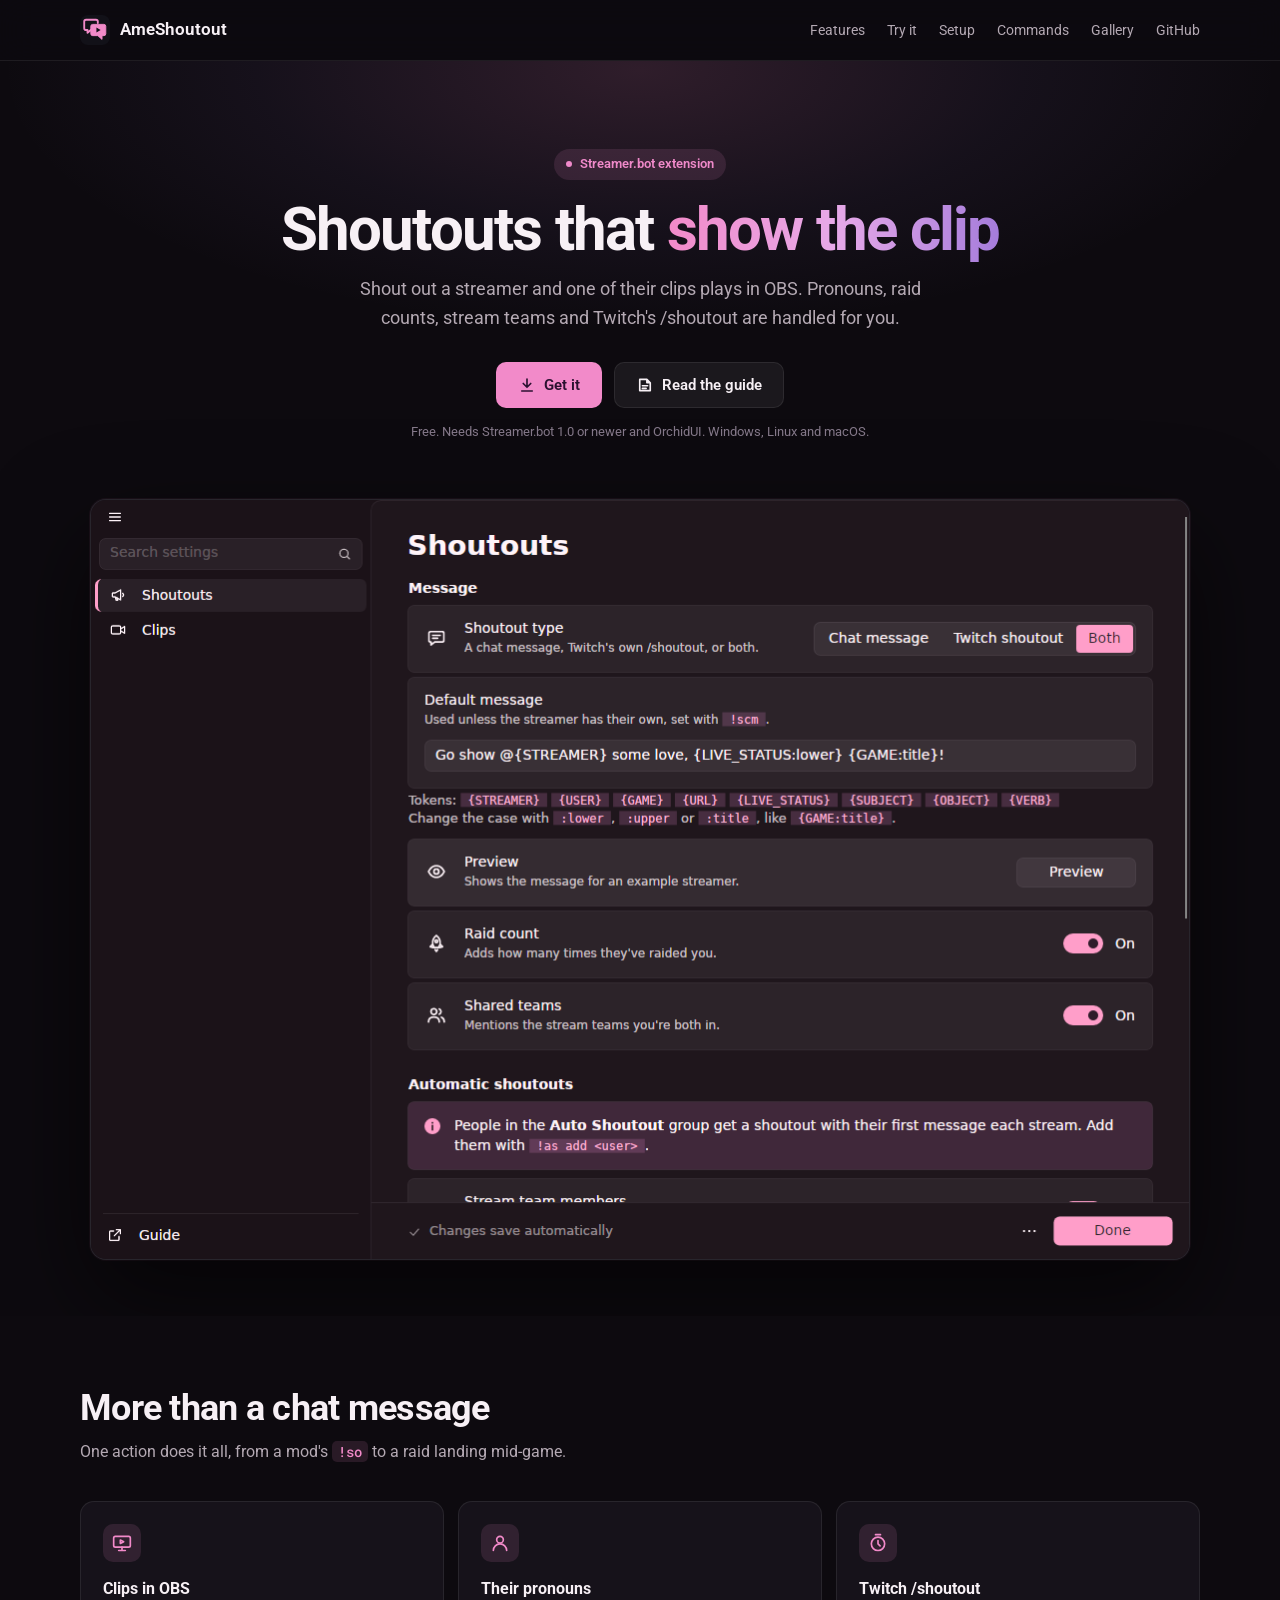
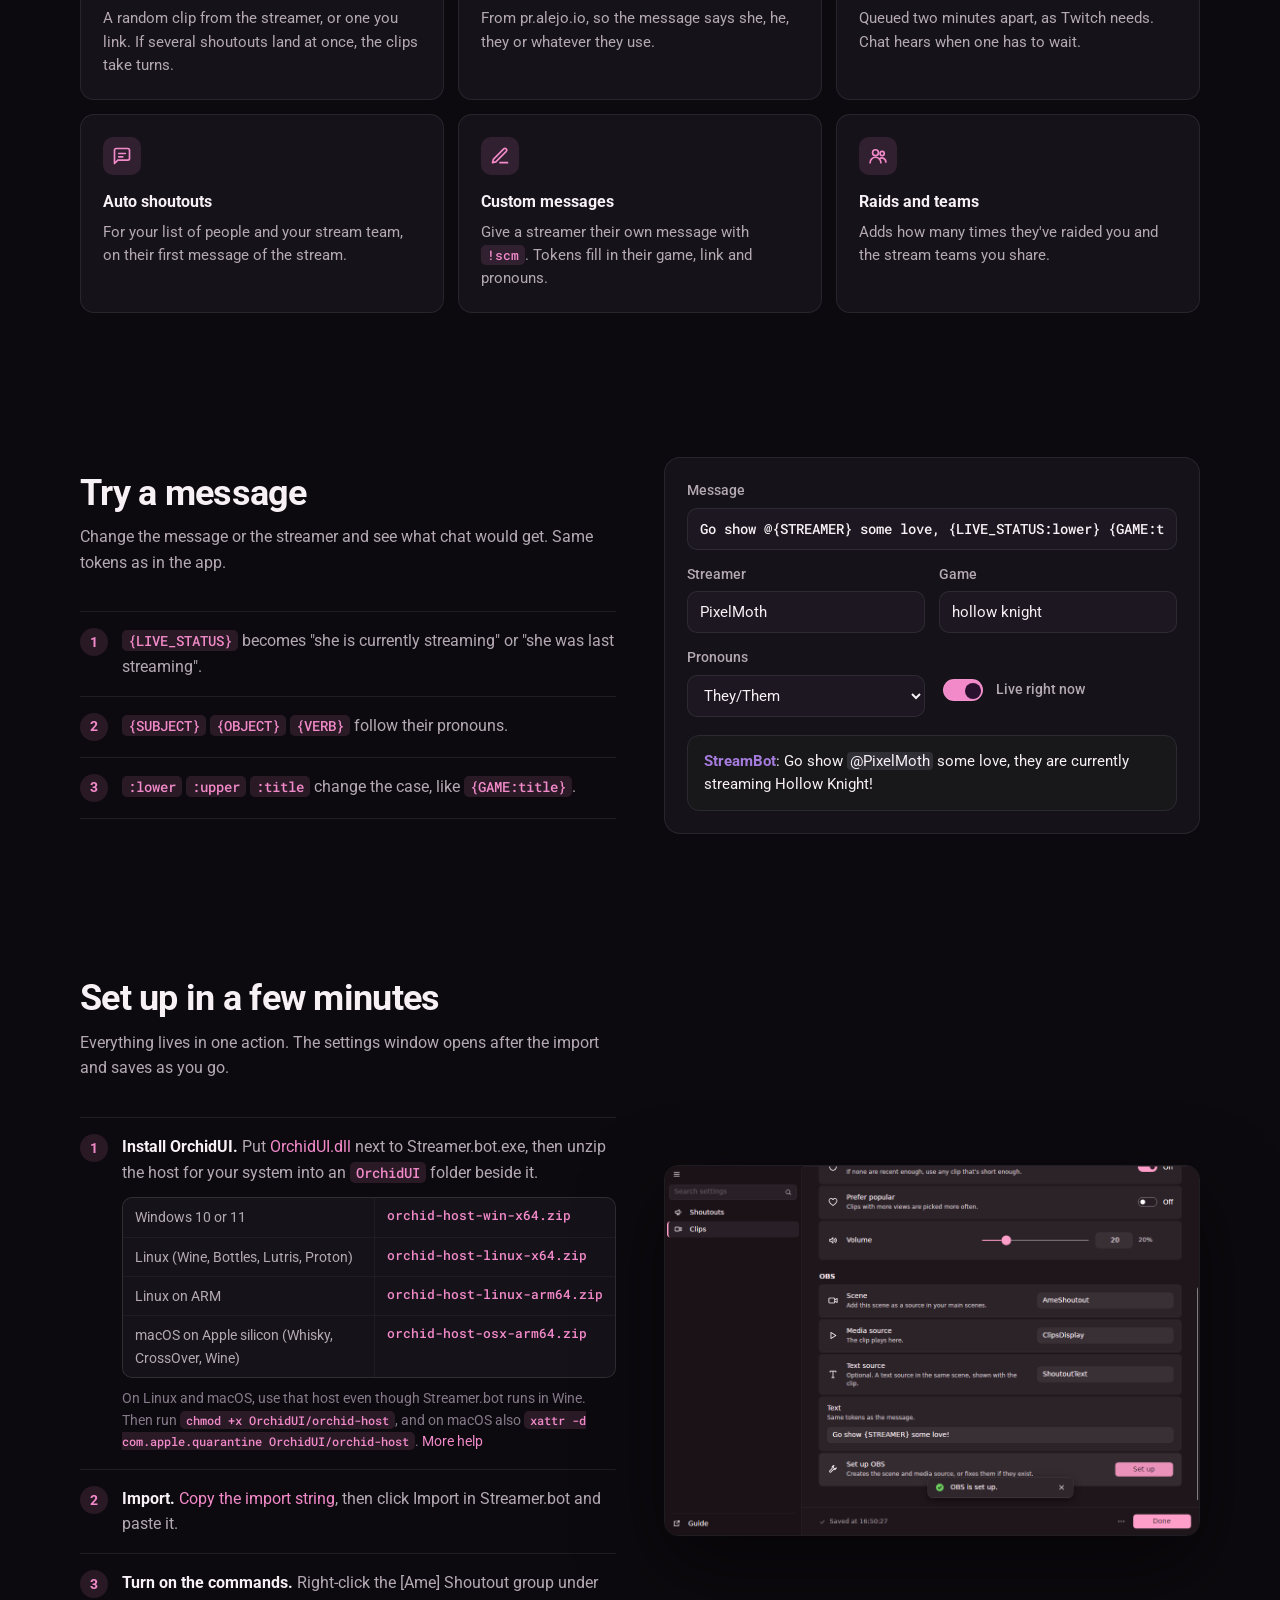
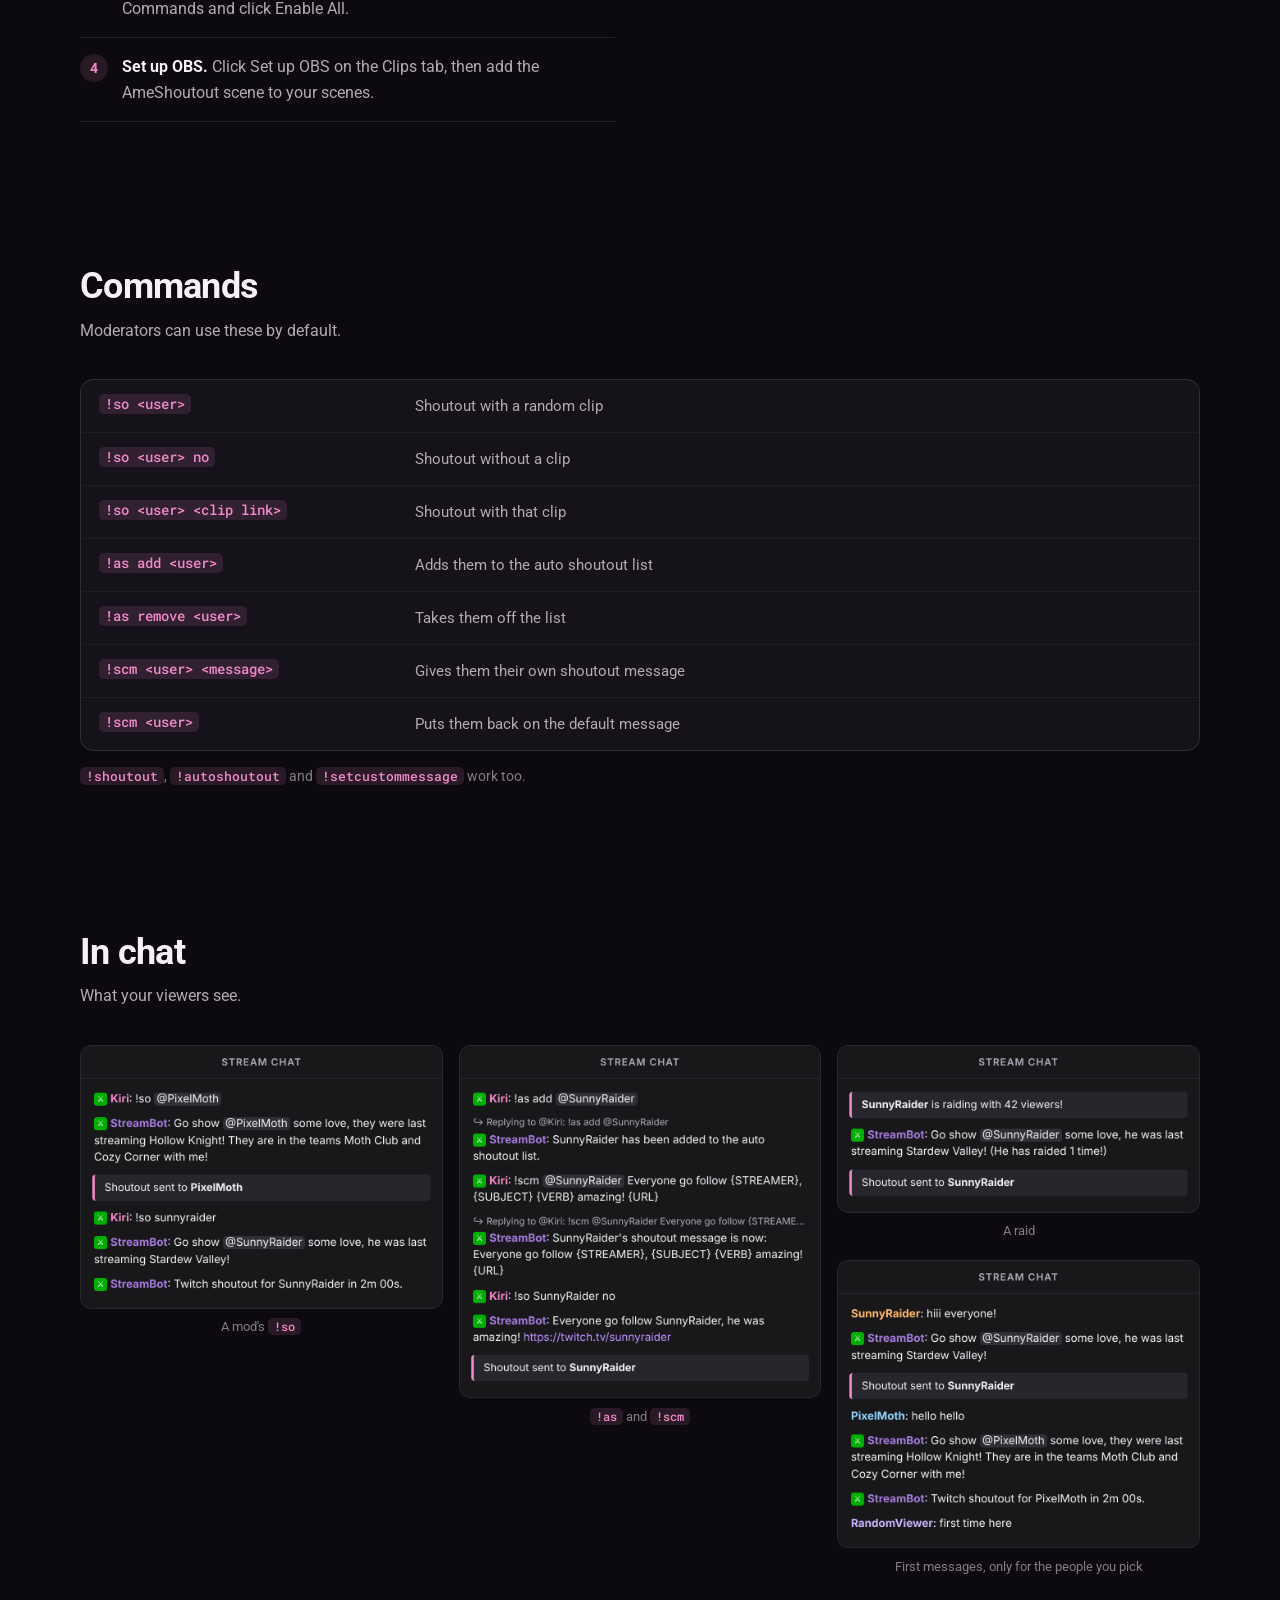
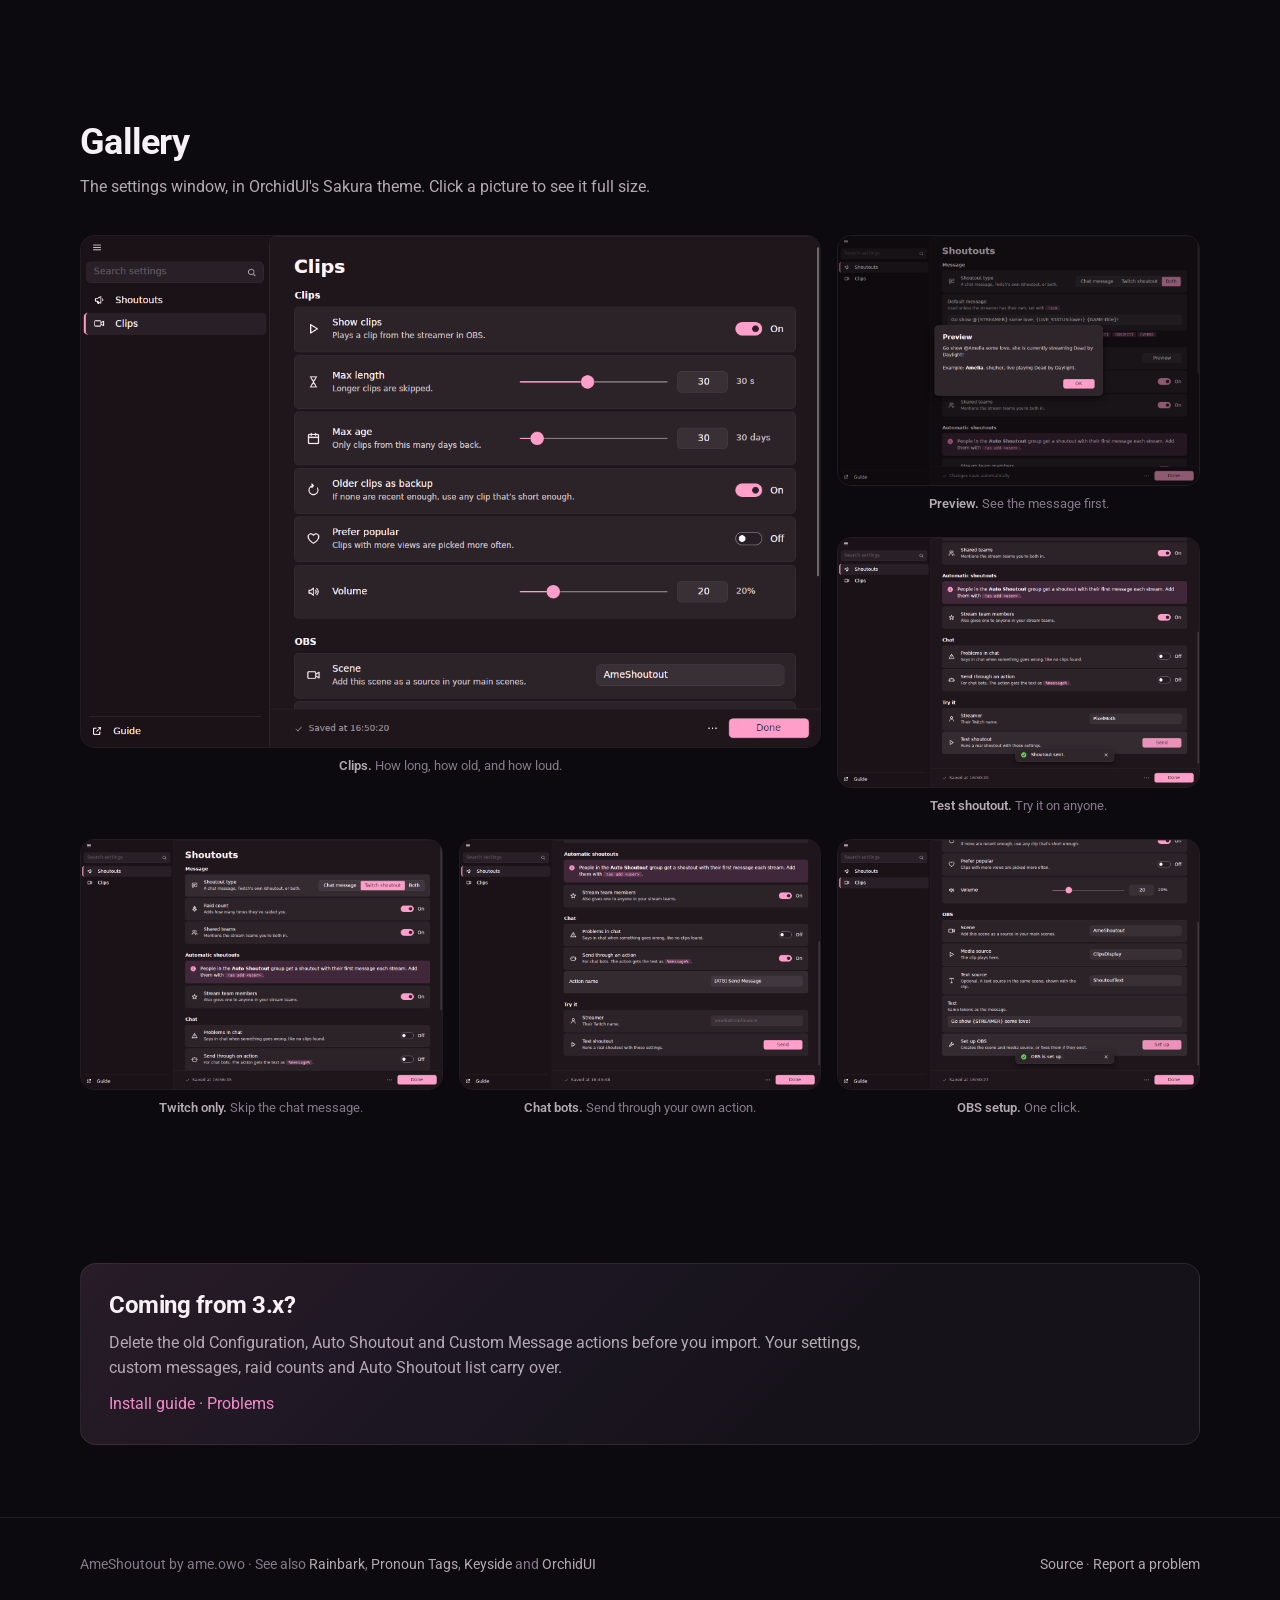
<file: index.html>
<!doctype html>
<html lang="en">
  <head>
    <meta charset="utf-8" />
    <meta name="viewport" content="width=device-width, initial-scale=1" />
    <title>AmeShoutout · shoutouts with clips for Streamer.bot</title>
    <meta
      name="description"
      content="Shoutouts for Streamer.bot that play a clip of the streamer in OBS, use their pronouns and handle Twitch's /shoutout limits for you."
    />
    <meta property="og:title" content="AmeShoutout" />
    <meta
      property="og:description"
      content="Shoutouts with clips, pronouns and Twitch /shoutout for Streamer.bot."
    />
    <meta
      property="og:image"
      content="https://shoutout.sinist3r.lol/images/settings-shoutouts.png"
    />
    <meta property="og:url" content="https://shoutout.sinist3r.lol/" />
    <meta name="theme-color" content="#0d0a0f" />
    <link rel="icon" href="icon.svg" type="image/svg+xml" />
    <link rel="preconnect" href="https://fonts.googleapis.com" />
    <link rel="preconnect" href="https://fonts.gstatic.com" crossorigin />
    <link
      rel="stylesheet"
      href="https://fonts.googleapis.com/css2?family=Roboto:wght@400;500;600;700&family=Roboto+Mono:wght@500&display=swap"
    />
    <link rel="stylesheet" href="site.css" />
  </head>
  <body>
    <header>
      <div class="wrap">
        <a class="brand" href="./"><img src="icon.svg" alt="" />AmeShoutout</a>
        <nav>
          <a href="#features">Features</a>
          <a href="#try">Try it</a>
          <a href="#setup">Setup</a>
          <a href="#commands">Commands</a>
          <a href="#gallery">Gallery</a>
          <a href="https://github.com/AmeliaFromFinance/AmeShoutout">GitHub</a>
        </nav>
      </div>
    </header>

    <main>
      <div class="hero">
        <div class="wrap">
          <span class="tag">Streamer.bot extension</span>
          <h1>Shoutouts that <span>show the clip</span></h1>
          <p class="lead">
            Shout out a streamer and one of their clips plays in OBS. Pronouns,
            raid counts, stream teams and Twitch's /shoutout are handled for
            you.
          </p>
          <div class="buttons">
            <a class="btn btn-primary" href="#setup">
              <svg class="i" viewBox="0 0 24 24" aria-hidden="true">
                <path d="M12 4v11M7 10l5 5 5-5M5 20h14" /></svg
              >Get it</a
            >
            <a
              class="btn btn-secondary"
              href="https://github.com/AmeliaFromFinance/AmeShoutout#readme"
            >
              <svg class="i" viewBox="0 0 24 24" aria-hidden="true">
                <path
                  d="M5 4.5h9.5L19 9v10.5H5zM14.5 4.5V9H19M8.5 13h7M8.5 16.5h5"
                /></svg
              >Read the guide</a
            >
          </div>
          <p class="note">
            Free. Needs Streamer.bot 1.0 or newer and OrchidUI. Windows, Linux
            and macOS.
          </p>
          <img
            class="shot"
            src="images/settings-shoutouts.png"
            alt="The AmeShoutout settings window: shoutout type, default message, raid count and shared teams"
            width="1100"
            height="760"
          />
        </div>
      </div>

      <section id="features">
        <div class="wrap">
          <h2>More than a chat message</h2>
          <p class="sub">
            One action does it all, from a mod's <code>!so</code> to a raid
            landing mid-game.
          </p>
          <div class="grid three">
            <div class="card">
              <span class="ico"
                ><svg viewBox="0 0 24 24">
                  <rect x="2" y="4" width="20" height="13" rx="2" />
                  <path d="M8 21h8M12 17v4M10 8.5l4 2-4 2z" /></svg
              ></span>
              <h3>Clips in OBS</h3>
              <p>
                A random clip from the streamer, or one you link. If several
                shoutouts land at once, the clips take turns.
              </p>
            </div>
            <div class="card">
              <span class="ico"
                ><svg viewBox="0 0 24 24">
                  <circle cx="12" cy="8" r="4" />
                  <path d="M4 21a8 8 0 0 1 16 0" /></svg
              ></span>
              <h3>Their pronouns</h3>
              <p>
                From pr.alejo.io, so the message says she, he, they or whatever
                they use.
              </p>
            </div>
            <div class="card">
              <span class="ico"
                ><svg viewBox="0 0 24 24">
                  <circle cx="12" cy="13" r="8" />
                  <path d="M12 9v4l2.5 2.5M9 2h6" /></svg
              ></span>
              <h3>Twitch /shoutout</h3>
              <p>
                Queued two minutes apart, as Twitch needs. Chat hears when one
                has to wait.
              </p>
            </div>
            <div class="card">
              <span class="ico"
                ><svg viewBox="0 0 24 24">
                  <path
                    d="M21 15a2 2 0 0 1-2 2H7l-4 4V5a2 2 0 0 1 2-2h14a2 2 0 0 1 2 2z"
                  />
                  <path d="M8 9h8M8 13h5" /></svg
              ></span>
              <h3>Auto shoutouts</h3>
              <p>
                For your list of people and your stream team, on their first
                message of the stream.
              </p>
            </div>
            <div class="card">
              <span class="ico"
                ><svg viewBox="0 0 24 24">
                  <path d="M12 20h9M16.5 3.5a2.1 2.1 0 0 1 3 3L7 19l-4 1 1-4z" /></svg
              ></span>
              <h3>Custom messages</h3>
              <p>
                Give a streamer their own message with <code>!scm</code>. Tokens
                fill in their game, link and pronouns.
              </p>
            </div>
            <div class="card">
              <span class="ico"
                ><svg viewBox="0 0 24 24">
                  <circle cx="9" cy="8" r="3.5" />
                  <circle cx="17" cy="9" r="2.5" />
                  <path d="M2.5 20a6.5 6.5 0 0 1 13 0M15 14.5a5 5 0 0 1 6.5 4.8" /></svg
              ></span>
              <h3>Raids and teams</h3>
              <p>
                Adds how many times they've raided you and the stream teams you
                share.
              </p>
            </div>
          </div>
        </div>
      </section>

      <section id="try">
        <div class="wrap split">
          <div>
            <h2>Try a message</h2>
            <p class="sub">
              Change the message or the streamer and see what chat would get.
              Same tokens as in the app.
            </p>
            <ol class="steps">
              <li>
                <span
                  ><b><code>{LIVE_STATUS}</code></b> becomes "she is currently
                  streaming" or "she was last streaming".</span
                >
              </li>
              <li>
                <span
                  ><b><code>{SUBJECT}</code> <code>{OBJECT}</code>
                  <code>{VERB}</code></b> follow their pronouns.</span
                >
              </li>
              <li>
                <span
                  ><b><code>:lower</code> <code>:upper</code>
                  <code>:title</code></b> change the case, like
                  <code>{GAME:title}</code>.</span
                >
              </li>
            </ol>
          </div>
          <div class="preview" aria-label="Message preview">
            <div class="fields">
              <label class="full"
                >Message
                <input
                  id="tpl"
                  class="mono-input"
                  spellcheck="false"
                  value="Go show @{STREAMER} some love, {LIVE_STATUS:lower} {GAME:title}!"
              /></label>
              <label
                >Streamer <input id="name" value="PixelMoth" spellcheck="false"
              /></label>
              <label
                >Game <input id="game" value="hollow knight" spellcheck="false"
              /></label>
              <label
                >Pronouns
                <select id="pn">
                  <option value="she/her">She/Her</option>
                  <option value="he/him">He/Him</option>
                  <option value="they/them" selected>They/Them</option>
                  <option value="fae/faer">Fae/Faer</option>
                </select></label
              >
              <label class="switch"
                ><input id="live" type="checkbox" checked />Live right now</label
              >
            </div>
            <div class="chatline" id="out" aria-live="polite"></div>
          </div>
        </div>
      </section>

      <section id="setup">
        <div class="wrap split">
          <div>
            <h2>Set up in a few minutes</h2>
            <p class="sub">
              Everything lives in one action. The settings window opens after
              the import and saves as you go.
            </p>
            <ol class="steps">
              <li>
                <span
                  ><b>Install OrchidUI.</b> Put
                  <a href="https://github.com/AmeliaFromFinance/OrchidUI/releases/latest/download/OrchidUI.dll">OrchidUI.dll</a> next to
                  Streamer.bot.exe, then unzip the host for your system into an
                  <code>OrchidUI</code> folder beside it.
                  <span class="hosts">
                    <span>Windows 10 or 11</span>
                    <a href="https://github.com/AmeliaFromFinance/OrchidUI/releases/latest/download/orchid-host-win-x64.zip">orchid-host-win-x64.zip</a>
                    <span>Linux (Wine, Bottles, Lutris, Proton)</span>
                    <a href="https://github.com/AmeliaFromFinance/OrchidUI/releases/latest/download/orchid-host-linux-x64.zip">orchid-host-linux-x64.zip</a>
                    <span>Linux on ARM</span>
                    <a href="https://github.com/AmeliaFromFinance/OrchidUI/releases/latest/download/orchid-host-linux-arm64.zip">orchid-host-linux-arm64.zip</a>
                    <span>macOS on Apple silicon (Whisky, CrossOver, Wine)</span>
                    <a href="https://github.com/AmeliaFromFinance/OrchidUI/releases/latest/download/orchid-host-osx-arm64.zip">orchid-host-osx-arm64.zip</a>
                  </span>
                  <span class="hint"
                    >On Linux and macOS, use that host even though Streamer.bot
                    runs in Wine. Then run <code>chmod +x OrchidUI/orchid-host</code>,
                    and on macOS also
                    <code>xattr -d com.apple.quarantine OrchidUI/orchid-host</code>.
                    <a href="https://github.com/AmeliaFromFinance/OrchidUI#install">More help</a></span
                  ></span
                >
              </li>
              <li>
                <span
                  ><b>Import.</b>
                  <a href="#" id="copy">Copy the import string</a>, then click
                  Import in Streamer.bot and paste it.</span
                >
              </li>
              <li>
                <span
                  ><b>Turn on the commands.</b> Right-click the [Ame] Shoutout
                  group under Commands and click Enable All.</span
                >
              </li>
              <li>
                <span
                  ><b>Set up OBS.</b> Click Set up OBS on the Clips tab, then add
                  the AmeShoutout scene to your scenes.</span
                >
              </li>
            </ol>
          </div>
          <img
            class="framed"
            src="images/settings-obs.png"
            alt="The Clips tab with the OBS scene, media source and text source, after clicking Set up OBS"
            width="1100"
            height="760"
            loading="lazy"
          />
        </div>
      </section>

      <section id="commands">
        <div class="wrap">
          <h2>Commands</h2>
          <p class="sub">Moderators can use these by default.</p>
          <div class="commands">
            <div><code>!so &lt;user&gt;</code><span>Shoutout with a random clip</span></div>
            <div><code>!so &lt;user&gt; no</code><span>Shoutout without a clip</span></div>
            <div><code>!so &lt;user&gt; &lt;clip link&gt;</code><span>Shoutout with that clip</span></div>
            <div><code>!as add &lt;user&gt;</code><span>Adds them to the auto shoutout list</span></div>
            <div><code>!as remove &lt;user&gt;</code><span>Takes them off the list</span></div>
            <div><code>!scm &lt;user&gt; &lt;message&gt;</code><span>Gives them their own shoutout message</span></div>
            <div><code>!scm &lt;user&gt;</code><span>Puts them back on the default message</span></div>
          </div>
          <p class="aliases">
            <code>!shoutout</code>, <code>!autoshoutout</code> and
            <code>!setcustommessage</code> work too.
          </p>
        </div>
      </section>

      <section id="chat">
        <div class="wrap">
          <h2>In chat</h2>
          <p class="sub">What your viewers see.</p>
          <div class="chats">
            <figure>
              <img src="images/chat-shoutout.png" alt="A mod types !so @PixelMoth and the bot gives a shoutout naming the teams they share" width="884" height="644" loading="lazy" />
              <figcaption>A mod's <code>!so</code></figcaption>
            </figure>
            <figure>
              <img src="images/chat-commands.png" alt="A mod adds SunnyRaider to auto shoutouts and gives them their own message" width="884" height="864" loading="lazy" />
              <figcaption><code>!as</code> and <code>!scm</code></figcaption>
            </figure>
            <figure>
              <img src="images/chat-raid.png" alt="SunnyRaider raids and gets a shoutout with a raid count" width="884" height="410" loading="lazy" />
              <figcaption>A raid</figcaption>
            </figure>
            <figure>
              <img src="images/chat-first-words.png" alt="Auto shoutouts on first messages, skipping a viewer who isn't on the list" width="884" height="644" loading="lazy" />
              <figcaption>First messages, only for the people you pick</figcaption>
            </figure>
          </div>
        </div>
      </section>

      <section id="gallery">
        <div class="wrap">
          <h2>Gallery</h2>
          <p class="sub">
            The settings window, in OrchidUI's Sakura theme. Click a picture to
            see it full size.
          </p>
          <div class="gallery">
            <figure class="wide">
              <button>
                <img
                  src="images/settings-clips.png"
                  alt="The Clips tab: max length, max age, older clips as backup, prefer popular and volume"
                  width="1100"
                  height="760"
                  loading="lazy"
                />
              </button>
              <figcaption>
                <b>Clips.</b> How long, how old, and how loud.
              </figcaption>
            </figure>
            <figure>
              <button>
                <img
                  src="images/settings-preview.png"
                  alt="The message preview for an example streamer"
                  width="1100"
                  height="760"
                  loading="lazy"
                />
              </button>
              <figcaption><b>Preview.</b> See the message first.</figcaption>
            </figure>
            <figure>
              <button>
                <img
                  src="images/settings-try.png"
                  alt="A test shoutout sent from the settings window"
                  width="1100"
                  height="760"
                  loading="lazy"
                />
              </button>
              <figcaption><b>Test shoutout.</b> Try it on anyone.</figcaption>
            </figure>
            <figure>
              <button>
                <img
                  src="images/settings-twitch-only.png"
                  alt="Shoutout type set to Twitch shoutout, with the message settings hidden"
                  width="1100"
                  height="760"
                  loading="lazy"
                />
              </button>
              <figcaption><b>Twitch only.</b> Skip the chat message.</figcaption>
            </figure>
            <figure>
              <button>
                <img
                  src="images/settings-chatbot.png"
                  alt="Send through an action turned on, with the action name"
                  width="1100"
                  height="760"
                  loading="lazy"
                />
              </button>
              <figcaption><b>Chat bots.</b> Send through your own action.</figcaption>
            </figure>
            <figure>
              <button>
                <img
                  src="images/settings-obs.png"
                  alt="OBS setup finished"
                  width="1100"
                  height="760"
                  loading="lazy"
                />
              </button>
              <figcaption><b>OBS setup.</b> One click.</figcaption>
            </figure>
          </div>
        </div>
      </section>

      <section>
        <div class="wrap">
          <div class="privacy">
            <h2>Coming from 3.x?</h2>
            <p>
              Delete the old Configuration, Auto Shoutout and Custom Message
              actions before you import. Your settings, custom messages, raid
              counts and Auto Shoutout list carry over.
            </p>
            <p>
              <a href="https://github.com/AmeliaFromFinance/AmeShoutout#install">Install guide</a>
              ·
              <a href="https://github.com/AmeliaFromFinance/AmeShoutout#problems">Problems</a>
            </p>
          </div>
        </div>
      </section>
    </main>
    <footer>
      <div class="wrap">
        <span
          >AmeShoutout by ame.owo · See also
          <a href="https://rainbark.sinist3r.lol">Rainbark</a>,
          <a href="https://pronouns.sinist3r.lol">Pronoun Tags</a>,
          <a href="https://keyside.sinist3r.lol">Keyside</a> and
          <a href="https://orchid.sinist3r.lol">OrchidUI</a></span
        >
        <span
          ><a href="https://github.com/AmeliaFromFinance/AmeShoutout">Source</a>
          ·
          <a href="https://github.com/AmeliaFromFinance/AmeShoutout/issues"
            >Report a problem</a
          ></span
        >
      </div>
    </footer>
    <dialog class="viewer" aria-label="Full size picture">
      <img alt="" />
    </dialog>
    <script>
      // Click a gallery picture to see it full size.
      const viewer = document.querySelector("dialog.viewer");
      for (const button of document.querySelectorAll(".gallery button"))
        button.addEventListener("click", () => {
          const img = button.querySelector("img");
          viewer.querySelector("img").src = img.src;
          viewer.querySelector("img").alt = img.alt;
          viewer.showModal();
        });
      viewer.addEventListener("click", () => viewer.close());

      // Same rules as the action.
      const small = new Set("a an and at but by for in nor of on or so the to up yet".split(" "));
      const title = (t) => {
        const w = t.split(" ").filter(Boolean);
        return w
          .map((x, i) =>
            i > 0 && i < w.length - 1 && small.has(x.toLowerCase())
              ? x.toLowerCase()
              : x[0].toUpperCase() + x.slice(1).toLowerCase(),
          )
          .join(" ");
      };
      const $ = (id) => document.getElementById(id);
      const esc = (s) =>
        s.replace(/[&<>"]/g, (c) => ({ "&": "&amp;", "<": "&lt;", ">": "&gt;", '"': "&quot;" })[c]);
      function render() {
        const [subject, object] = $("pn").value.split("/");
        const live = $("live").checked;
        const plural = subject === "they";
        const verb = live ? (plural ? "are" : "is") : plural ? "were" : "was";
        const name = $("name").value.trim() || "PixelMoth";
        const tokens = {
          STREAMER: name,
          USER: "Kiri",
          GAME: $("game").value,
          URL: "https://twitch.tv/" + name.toLowerCase(),
          LIVE_STATUS: `${subject} ${verb} ${live ? "currently" : "last"} streaming`,
          SUBJECT: subject,
          OBJECT: object,
          VERB: verb,
        };
        const text = $("tpl").value.replace(/\{(\w+)(?::(\w+))?\}/g, (m, key, mod) => {
          const v = tokens[key.toUpperCase()];
          if (v === undefined) return m;
          switch ((mod || "").toLowerCase()) {
            case "lower": return v.toLowerCase();
            case "upper": return v.toUpperCase();
            case "title": return title(v);
            default: return v;
          }
        });
        $("out").innerHTML =
          '<span class="who">StreamBot</span>: ' +
          esc(text)
            .replace(/(@\w+)/g, '<span class="at">$1</span>')
            .replace(/(https:\/\/\S+)/g, '<span class="link">$1</span>');
      }
      for (const id of ["tpl", "name", "game", "pn", "live"]) $(id).addEventListener("input", render);
      render();

      // Copies the import string straight from the repo.
      $("copy").addEventListener("click", async (e) => {
        e.preventDefault();
        const link = e.currentTarget;
        try {
          const res = await fetch("https://raw.githubusercontent.com/AmeliaFromFinance/AmeShoutout/main/ImportString.txt");
          await navigator.clipboard.writeText((await res.text()).trim());
          link.textContent = "Copied";
          link.classList.add("copied");
        } catch {
          location.href = "https://github.com/AmeliaFromFinance/AmeShoutout/blob/main/ImportString.txt";
        }
      });
    </script>
  </body>
</html>
</file>
<file: site.css>
/* Shared with Rainbark, Pronoun Tags, Keyside and OrchidUI. */
:root {
  color-scheme: dark;
  --page: #0d0a0f;
  --card: #16121a;
  --card-2: #1c1720;
  --line: rgba(255, 255, 255, 0.08);
  --text: #f7f0f5;
  --muted: #b4a9b3;
  --faint: #85798a;
  --accent: #f28ac9;
  --accent-hover: #f6a8d7;
  --on-accent: #2b1130;
  --accent-soft: rgba(242, 138, 201, 0.12);
  --purple: #a57cdb;
  --danger: #ff8a8a;
  --danger-soft: rgba(255, 138, 138, 0.13);
  --success: #7ee2a8;
  --font: Roboto, system-ui, -apple-system, "Segoe UI", Arial, sans-serif;
  --mono: "Roboto Mono", ui-monospace, Menlo, Consolas, monospace;
}
* {
  box-sizing: border-box;
}
html {
  scroll-behavior: smooth;
  scroll-padding-top: 80px;
}
body {
  margin: 0;
  background: var(--page);
  color: var(--text);
  font: 16px/1.6 var(--font);
  -webkit-font-smoothing: antialiased;
}
a {
  color: var(--accent);
  text-decoration: none;
}
a:hover {
  text-decoration: underline;
}
img {
  display: block;
  max-width: 100%;
  height: auto;
}
.wrap {
  width: min(1120px, 100% - 40px);
  margin-inline: auto;
}
.docs .wrap {
  width: min(1240px, 100% - 40px);
}
code {
  padding: 1px 6px;
  border-radius: 5px;
  background: var(--accent-soft);
  color: var(--accent);
  font: 500 0.9em var(--mono);
}
svg.i {
  width: 18px;
  height: 18px;
  fill: none;
  stroke: currentColor;
  stroke-width: 2.2;
  stroke-linecap: round;
  stroke-linejoin: round;
}

/* Header and footer */

header {
  position: sticky;
  top: 0;
  z-index: 10;
  background: rgba(13, 10, 15, 0.75);
  backdrop-filter: blur(18px) saturate(1.4);
  -webkit-backdrop-filter: blur(18px) saturate(1.4);
  border-bottom: 1px solid var(--line);
}
header .wrap {
  display: flex;
  align-items: center;
  justify-content: space-between;
  height: 60px;
}
.brand {
  display: flex;
  align-items: center;
  gap: 10px;
  color: var(--text);
  font-weight: 650;
  font-size: 17px;
}
.brand:hover {
  text-decoration: none;
}
.brand img {
  width: 30px;
  height: 30px;
  border-radius: 8px;
}
.brand small {
  color: var(--faint);
  font-weight: 500;
  font-size: 15px;
}
header nav {
  display: flex;
  gap: 22px;
  font-size: 14px;
}
header nav a {
  color: var(--muted);
}
header nav a:hover,
header nav a[aria-current] {
  color: var(--text);
  text-decoration: none;
}
footer {
  padding: 36px 0 48px;
  border-top: 1px solid var(--line);
  color: var(--faint);
  font-size: 13.5px;
}
footer .wrap {
  display: flex;
  flex-wrap: wrap;
  justify-content: space-between;
  gap: 12px;
}
footer a {
  color: var(--muted);
}

/* Hero */

.hero {
  position: relative;
  padding: 88px 0 56px;
  text-align: center;
  overflow: hidden;
}
.hero::before {
  content: "";
  position: absolute;
  inset: -20% 0 auto;
  height: 520px;
  background: radial-gradient(
    closest-side,
    rgba(242, 138, 201, 0.15),
    rgba(165, 124, 219, 0.06) 60%,
    transparent
  );
  pointer-events: none;
}
.tag {
  display: inline-flex;
  align-items: center;
  gap: 8px;
  padding: 5px 12px;
  border-radius: 999px;
  background: var(--accent-soft);
  color: var(--accent);
  font-size: 13px;
  font-weight: 600;
}
.tag::before {
  content: "";
  width: 6px;
  height: 6px;
  border-radius: 50%;
  background: currentColor;
}
h1 {
  position: relative;
  margin: 18px auto 14px;
  max-width: 820px;
  font-size: clamp(36px, 6vw, 60px);
  line-height: 1.05;
  letter-spacing: -0.03em;
  font-weight: 700;
}
h1 span {
  background: linear-gradient(90deg, #f28ac9, #e7a9e8, #a57cdb);
  -webkit-background-clip: text;
  background-clip: text;
  color: transparent;
}
.lead {
  position: relative;
  margin: 0 auto 30px;
  max-width: 600px;
  color: var(--muted);
  font-size: 18px;
}
.buttons {
  position: relative;
  display: flex;
  flex-wrap: wrap;
  gap: 12px;
  justify-content: center;
}
.btn {
  display: inline-flex;
  align-items: center;
  gap: 8px;
  height: 46px;
  padding: 0 22px;
  border-radius: 10px;
  font-weight: 600;
  font-size: 15px;
}
.btn:hover {
  text-decoration: none;
}
.btn-primary {
  background: var(--accent);
  color: var(--on-accent);
}
.btn-primary:hover {
  background: var(--accent-hover);
}
.btn-secondary {
  background: rgba(255, 255, 255, 0.06);
  color: var(--text);
  box-shadow: inset 0 0 0 1px var(--line);
}
.btn-secondary:hover {
  background: rgba(255, 255, 255, 0.1);
}
.note {
  position: relative;
  margin-top: 14px;
  color: var(--faint);
  font-size: 13px;
}
.shot {
  position: relative;
  margin: 56px auto 0;
  border-radius: 16px;
  overflow: hidden;
  border: 1px solid var(--line);
  box-shadow:
    0 40px 100px rgba(0, 0, 0, 0.6),
    0 0 0 1px rgba(242, 138, 201, 0.06);
  background: var(--card);
}

/* Sections */

section {
  padding: 72px 0;
}
h2 {
  margin: 0 0 10px;
  font-size: clamp(26px, 3.5vw, 36px);
  line-height: 1.15;
  letter-spacing: -0.02em;
}
.sub {
  margin: 0 0 36px;
  color: var(--muted);
  max-width: 620px;
}
.grid {
  display: grid;
  grid-template-columns: repeat(auto-fill, minmax(250px, 1fr));
  gap: 14px;
}
.card {
  padding: 22px;
  border-radius: 14px;
  background: var(--card);
  border: 1px solid var(--line);
}
.card .ico {
  display: inline-flex;
  align-items: center;
  justify-content: center;
  width: 38px;
  height: 38px;
  margin-bottom: 14px;
  border-radius: 10px;
  background: var(--accent-soft);
  color: var(--accent);
}
.card .ico svg {
  width: 20px;
  height: 20px;
  fill: none;
  stroke: currentColor;
  stroke-width: 2;
  stroke-linecap: round;
  stroke-linejoin: round;
}
.card h3 {
  margin: 0 0 6px;
  font-size: 16px;
}
.card p {
  margin: 0;
  color: var(--muted);
  font-size: 14.5px;
}
.card a.more {
  display: inline-block;
  margin-top: 12px;
  font-size: 14.5px;
}
.split {
  display: grid;
  grid-template-columns: 1fr 1fr;
  gap: 48px;
  align-items: center;
}
.split > * {
  min-width: 0;
}
.steps {
  margin: 0;
  padding: 0;
  list-style: none;
  counter-reset: s;
}
.steps li {
  counter-increment: s;
  display: flex;
  gap: 14px;
  padding: 16px 0;
  border-top: 1px solid var(--line);
  color: var(--muted);
}
.steps li:last-child {
  border-bottom: 1px solid var(--line);
}
.steps li::before {
  content: counter(s);
  flex: none;
  width: 28px;
  height: 28px;
  border-radius: 50%;
  background: var(--accent-soft);
  color: var(--accent);
  font-weight: 700;
  font-size: 14px;
  display: grid;
  place-items: center;
}
.steps b {
  color: var(--text);
}
.phone {
  justify-self: center;
  width: min(330px, 100%);
  border-radius: 28px;
  border: 1px solid var(--line);
  box-shadow: 0 30px 80px rgba(0, 0, 0, 0.55);
}
.names {
  display: flex;
  flex-wrap: wrap;
  gap: 8px;
  margin: 0 0 18px;
  padding: 0;
  list-style: none;
}
.names li {
  padding: 7px 13px;
  border-radius: 999px;
  background: var(--card);
  border: 1px solid var(--line);
  font-size: 14.5px;
}
.extra {
  margin: 0 0 36px;
  color: var(--muted);
}
.pair {
  display: grid;
  grid-template-columns: 1fr 1fr;
  gap: 14px;
}

/* Gallery */

.gallery {
  display: grid;
  grid-template-columns: repeat(3, 1fr);
  gap: 22px 16px;
  align-items: start;
}
.gallery figure {
  margin: 0;
}
.gallery .wide {
  grid-column: span 2;
  grid-row: span 2;
}
.gallery button {
  display: block;
  width: 100%;
  padding: 0;
  border: 1px solid var(--line);
  background: none;
  cursor: zoom-in;
  border-radius: 14px;
  overflow: hidden;
  transition: transform 0.2s cubic-bezier(0.16, 1, 0.3, 1);
}
.gallery button:hover {
  transform: translateY(-3px);
}
.gallery button:focus-visible {
  outline: 2px solid var(--accent);
  outline-offset: 3px;
}
.gallery figcaption {
  margin-top: 8px;
  color: var(--faint);
  font-size: 13px;
  text-align: center;
}
.gallery figcaption b {
  color: var(--muted);
  font-weight: 600;
}
dialog.viewer {
  padding: 0;
  border: 0;
  background: transparent;
  max-width: 92vw;
  max-height: 92vh;
}
dialog.viewer::backdrop {
  background: rgba(0, 0, 0, 0.8);
  backdrop-filter: blur(4px);
}
dialog.viewer img {
  max-height: 90vh;
  width: auto;
  border-radius: 14px;
}

/* Callout */

.privacy {
  padding: 28px;
  border-radius: 16px;
  background:
    linear-gradient(
      135deg,
      rgba(242, 138, 201, 0.08),
      rgba(165, 124, 219, 0.04) 40%,
      transparent 65%
    ),
    var(--card);
  border: 1px solid var(--line);
}
.privacy h2 {
  font-size: 24px;
}
.privacy p {
  margin: 0 0 10px;
  color: var(--muted);
  max-width: 800px;
}
.privacy p:last-child {
  margin: 0;
}

/* The sample deck on the landing page */
.missing {
  min-height: 70vh;
  display: grid;
  place-content: center;
  text-align: center;
}
.missing p {
  color: var(--muted);
}

/* Message preview */

.preview {
  padding: 22px;
  border-radius: 16px;
  background: var(--card);
  border: 1px solid var(--line);
}
.fields {
  display: grid;
  grid-template-columns: 1fr 1fr;
  gap: 14px;
}
.fields .full {
  grid-column: 1 / -1;
}
.fields label {
  display: grid;
  gap: 6px;
  color: var(--muted);
  font-size: 13.5px;
  font-weight: 500;
}
.fields input,
.fields select {
  height: 42px;
  padding: 0 12px;
  border-radius: 10px;
  border: 1px solid var(--line);
  background: var(--card-2);
  color: var(--text);
  font: 15px var(--font);
}
.fields input:focus,
.fields select:focus {
  outline: 2px solid var(--accent);
  outline-offset: -1px;
}
.fields .mono-input {
  font: 500 14px var(--mono);
}
.switch {
  display: flex !important;
  align-items: center;
  gap: 10px !important;
  height: 42px;
  margin-top: 22px;
  cursor: pointer;
}
.switch input {
  appearance: none;
  width: 40px;
  height: 22px;
  padding: 0;
  border-radius: 999px;
  background: rgba(255, 255, 255, 0.12);
  position: relative;
  cursor: pointer;
  transition: background 0.15s;
}
.switch input::after {
  content: "";
  position: absolute;
  top: 3px;
  left: 3px;
  width: 16px;
  height: 16px;
  border-radius: 50%;
  background: var(--text);
  transition: transform 0.15s;
}
.switch input:checked {
  background: var(--accent);
}
.switch input:checked::after {
  transform: translateX(18px);
  background: var(--on-accent);
}
.chatline {
  margin-top: 18px;
  padding: 14px 16px;
  border-radius: 12px;
  background: #18181b;
  border: 1px solid #2a2a30;
  font-size: 15px;
  line-height: 1.55;
  overflow-wrap: anywhere;
}
.chatline .who {
  color: var(--purple);
  font-weight: 700;
}
.chatline .at {
  padding: 0 3px;
  border-radius: 4px;
  background: #2f2f35;
}
.chatline .link {
  color: #bf94ff;
}

/* Commands */

.commands {
  display: grid;
  gap: 1px;
  overflow: hidden;
  border-radius: 14px;
  border: 1px solid var(--line);
  background: var(--line);
}
.commands div {
  display: grid;
  grid-template-columns: minmax(200px, 300px) 1fr;
  gap: 16px;
  padding: 14px 18px;
  background: var(--card);
  color: var(--muted);
  font-size: 15px;
}
.commands code {
  justify-self: start;
  align-self: start;
}
.aliases {
  margin: 14px 0 0;
  color: var(--faint);
  font-size: 14px;
}

/* Chat pictures */

.chats figcaption {
  margin-top: 8px;
  color: var(--faint);
  font-size: 13px;
  text-align: center;
}
.copied {
  color: var(--success);
}

@media (max-width: 860px) {
  .split,
  .pair {
    grid-template-columns: 1fr;
    gap: 28px;
  }
  .gallery {
    grid-template-columns: 1fr 1fr;
  }
  .gallery .wide {
    grid-row: auto;
  }
  header nav {
    display: none;
  }
}
@media (max-width: 560px) {
  .fields,
  .gallery,
  .commands div {
    grid-template-columns: 1fr;
  }
  .gallery .wide {
    grid-column: auto;
  }
  .commands div {
    gap: 6px;
  }
  .switch {
    margin-top: 0;
  }
}

.grid.three {
  grid-template-columns: repeat(3, 1fr);
}
.framed {
  border-radius: 14px;
  border: 1px solid var(--line);
  box-shadow: 0 30px 80px rgba(0, 0, 0, 0.55);
}
.chats {
  display: block;
  columns: 3;
  column-gap: 16px;
}
.chats figure {
  break-inside: avoid;
  margin: 0 0 18px;
}
@media (max-width: 860px) {
  .grid.three {
    grid-template-columns: 1fr 1fr;
  }
  .chats {
    columns: 2;
  }
}
@media (max-width: 560px) {
  .grid.three {
    grid-template-columns: 1fr;
  }
  .chats {
    columns: 1;
  }
}

/* Bigger screens get everything scaled up, not just more empty space. */
@media (min-width: 1680px) {
  html {
    --z: 1.12;
    zoom: 1.12;
  }
}
@media (min-width: 1920px) {
  html {
    --z: 1.22;
    zoom: 1.22;
  }
}
@media (min-width: 2240px) {
  html {
    --z: 1.32;
    zoom: 1.32;
  }
}
@media (min-width: 2500px) {
  html {
    --z: 1.42;
    zoom: 1.42;
  }
}
@media (min-width: 3200px) {
  html {
    --z: 1.8;
    zoom: 1.8;
  }
}

/* Window-sized limits have to undo the zoom, or the viewer overflows. */
dialog.viewer {
  max-width: calc(92vw / var(--z, 1));
  max-height: calc(92vh / var(--z, 1));
}
dialog.viewer img {
  max-height: calc(90vh / var(--z, 1));
}

/* OrchidUI host picker in the setup steps */
.hosts {
  display: grid;
  grid-template-columns: 1fr auto;
  gap: 1px;
  margin: 12px 0 10px;
  overflow: hidden;
  border-radius: 10px;
  border: 1px solid var(--line);
  background: var(--line);
  font-size: 14px;
}
.hosts > * {
  padding: 8px 12px;
  background: var(--card);
}
.hosts a {
  font: 500 13px var(--mono);
  white-space: nowrap;
}
.hint {
  display: block;
  color: var(--faint);
  font-size: 13.5px;
}
.hint code {
  overflow-wrap: anywhere;
}
@media (max-width: 560px) {
  .hosts {
    grid-template-columns: 1fr;
  }
  .hosts span {
    padding-bottom: 0;
  }
}
</file>
